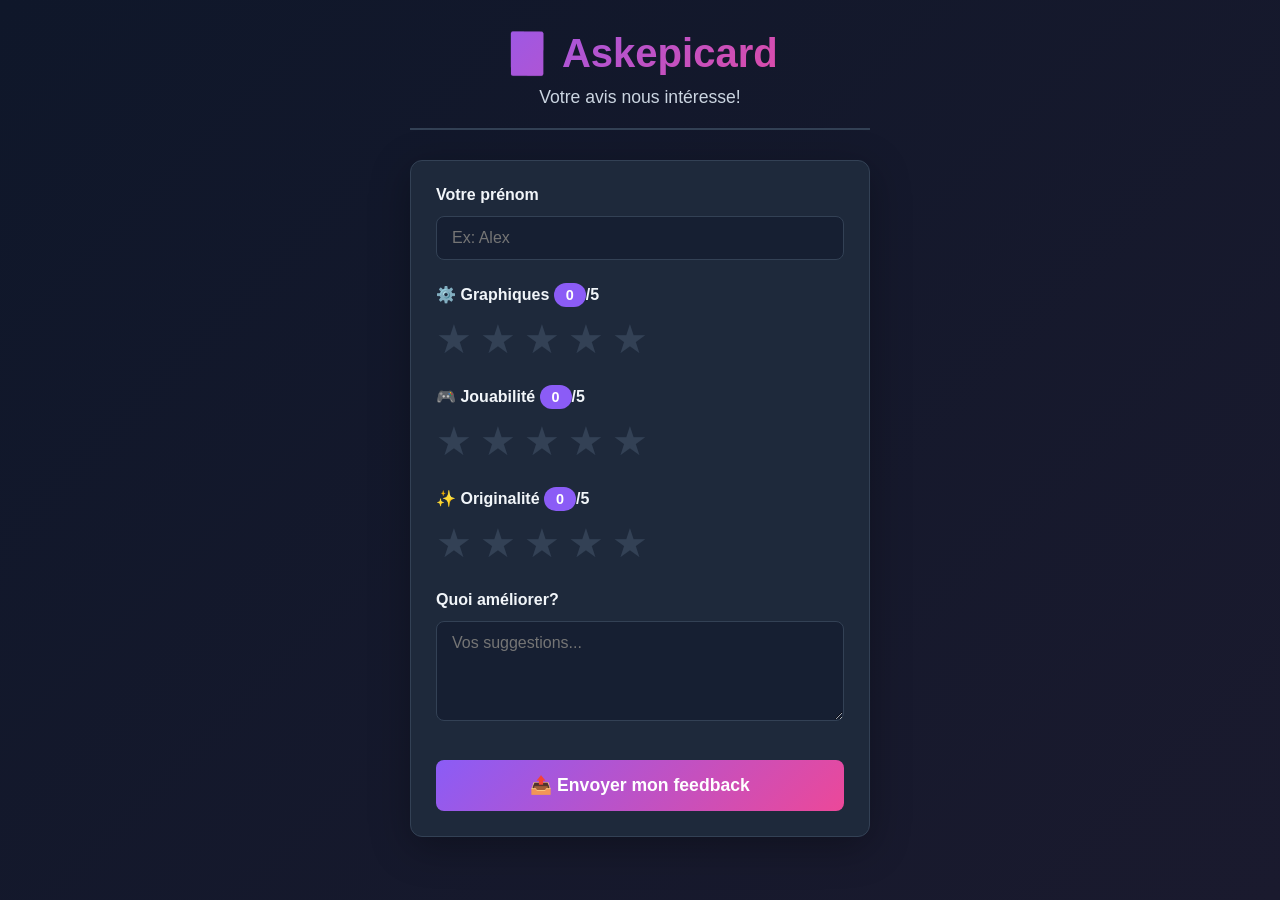
<file: index.html>
<!DOCTYPE html>
<html lang="fr">
<head>
    <meta charset="UTF-8">
    <meta name="viewport" content="width=device-width, initial-scale=1.0">
    <title>Askepicard - Feedback JPO</title>
    <link rel="stylesheet" href="styles.css">
</head>
<body>
    <div class="container">
        <div class="header">
            <h1>🎴 Askepicard</h1>
            <p class="subtitle">Votre avis nous intéresse!</p>
        </div>

        <form id="feedbackForm" class="feedback-form">
            <div class="form-group">
                <label for="name">Votre prénom</label>
                <input type="text" id="name" name="name" placeholder="Ex: Alex" required>
            </div>

            <div class="form-group">
                <label class="rating-label">
                    ⚙️ Graphiques
                    <span class="rating-value" id="graphicsValue">0</span>/5
                </label>
                <div class="star-rating" id="graphicsRating">
                    <span class="star" data-value="1">★</span>
                    <span class="star" data-value="2">★</span>
                    <span class="star" data-value="3">★</span>
                    <span class="star" data-value="4">★</span>
                    <span class="star" data-value="5">★</span>
                </div>
            </div>

            <div class="form-group">
                <label class="rating-label">
                    🎮 Jouabilité
                    <span class="rating-value" id="gameplayValue">0</span>/5
                </label>
                <div class="star-rating" id="gameplayRating">
                    <span class="star" data-value="1">★</span>
                    <span class="star" data-value="2">★</span>
                    <span class="star" data-value="3">★</span>
                    <span class="star" data-value="4">★</span>
                    <span class="star" data-value="5">★</span>
                </div>
            </div>

            <div class="form-group">
                <label class="rating-label">
                    ✨ Originalité
                    <span class="rating-value" id="originalityValue">0</span>/5
                </label>
                <div class="star-rating" id="originalityRating">
                    <span class="star" data-value="1">★</span>
                    <span class="star" data-value="2">★</span>
                    <span class="star" data-value="3">★</span>
                    <span class="star" data-value="4">★</span>
                    <span class="star" data-value="5">★</span>
                </div>
            </div>

            <div class="form-group">
                <label for="improvement">Quoi améliorer?</label>
                <textarea id="improvement" name="improvement" placeholder="Vos suggestions..." rows="4"></textarea>
            </div>

            <button type="submit" class="submit-btn">
                📤 Envoyer mon feedback
            </button>

            <div id="message" class="message"></div>
        </form>
    </div>

    <script src="script.js"></script>
</body>
</html>
</file>
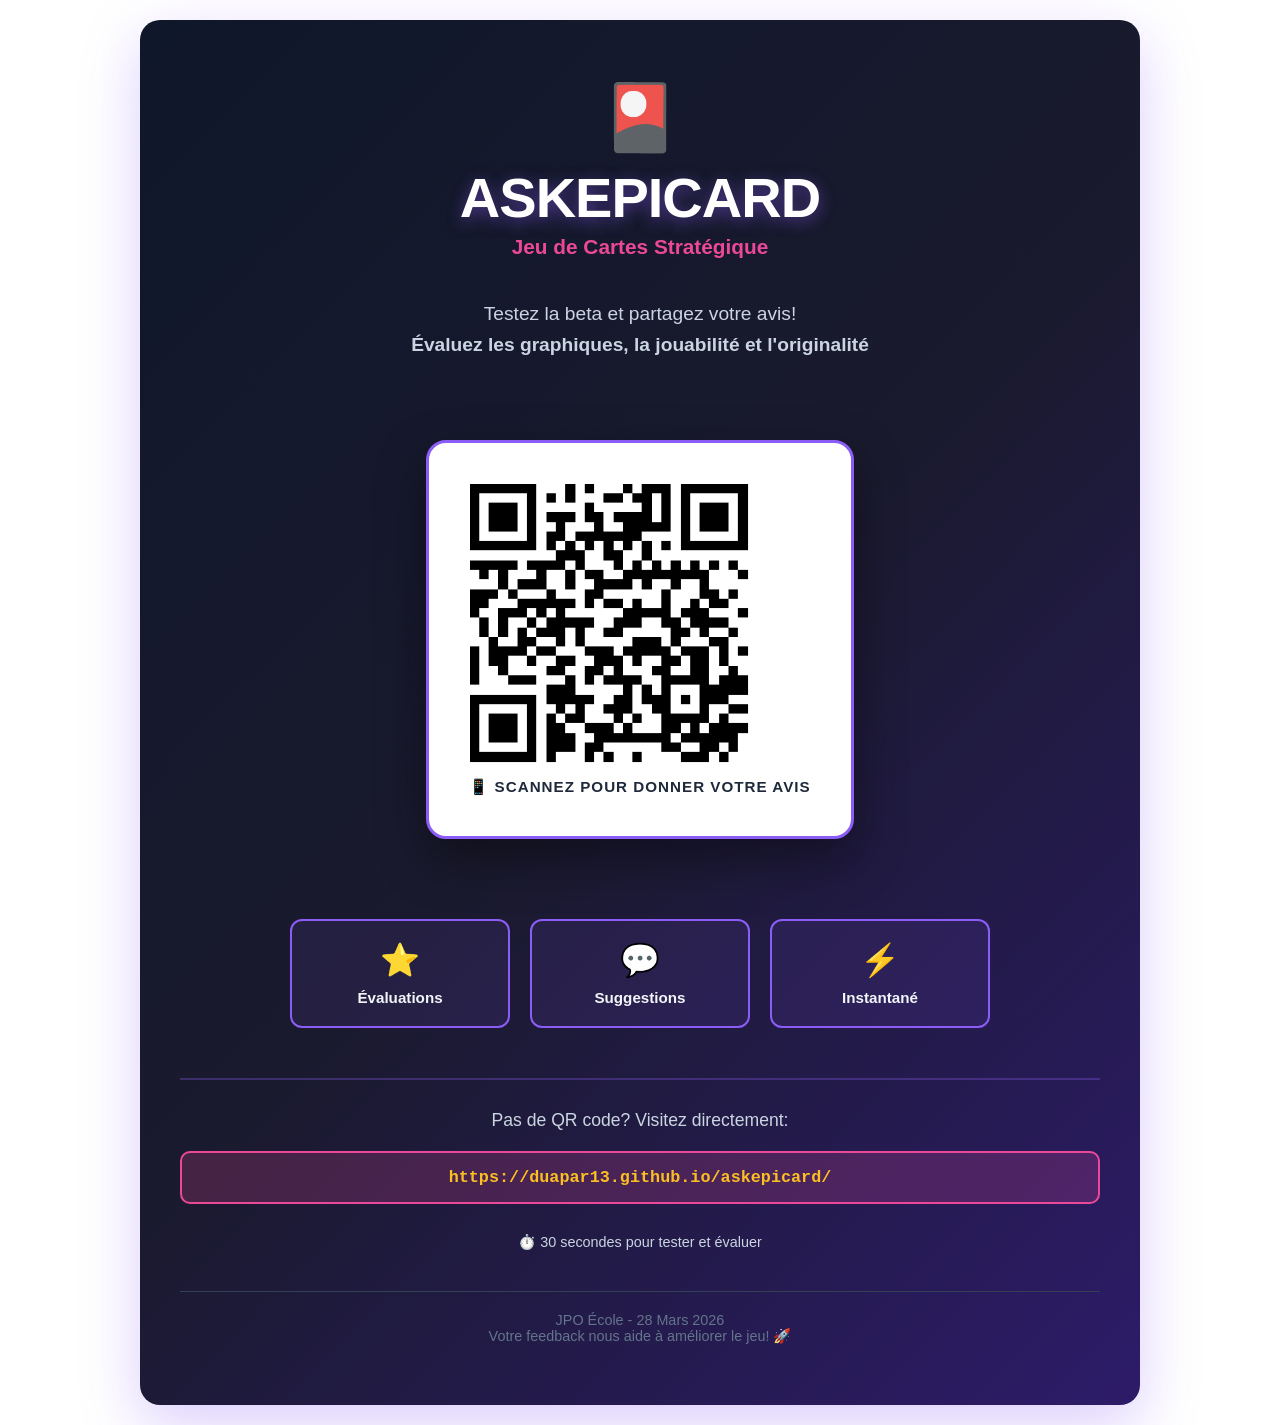
<file: affiche-qr.html>
<!DOCTYPE html>
<html lang="fr">
<head>
    <meta charset="UTF-8">
    <meta name="viewport" content="width=device-width, initial-scale=1.0">
    <title>Askepicard - Affiche QR Code JPO</title>
    <style>
        * {
            margin: 0;
            padding: 0;
            box-sizing: border-box;
        }

        @page {
            size: A4;
            margin: 0;
        }

        body {
            font-family: 'Arial', sans-serif;
            background: white;
            padding: 20px;
        }

        .poster {
            width: 100%;
            max-width: 1000px;
            margin: 0 auto;
            background: linear-gradient(135deg, #0f172a 0%, #1a1a2e 50%, #2d1b69 100%);
            border-radius: 20px;
            padding: 60px 40px;
            text-align: center;
            box-shadow: 0 20px 60px rgba(139, 92, 246, 0.3);
            position: relative;
            overflow: hidden;
        }

        .poster::before {
            content: '';
            position: absolute;
            top: -50%;
            right: -20%;
            width: 400px;
            height: 400px;
            background: radial-gradient(circle, rgba(236, 72, 153, 0.15) 0%, transparent 70%);
            border-radius: 50%;
        }

        .poster::after {
            content: '';
            position: absolute;
            bottom: -30%;
            left: -10%;
            width: 300px;
            height: 300px;
            background: radial-gradient(circle, rgba(139, 92, 246, 0.15) 0%, transparent 70%);
            border-radius: 50%;
        }

        .content {
            position: relative;
            z-index: 1;
        }

        .logo {
            font-size: 4em;
            margin-bottom: 10px;
            animation: float 3s ease-in-out infinite;
        }

        @keyframes float {
            0%, 100% { transform: translateY(0px); }
            50% { transform: translateY(-15px); }
        }

        .title {
            font-size: 3.5em;
            font-weight: bold;
            color: #ffffff;
            margin-bottom: 5px;
            text-shadow: 0 4px 15px rgba(139, 92, 246, 0.5);
            letter-spacing: -1px;
        }

        .subtitle {
            font-size: 1.3em;
            color: #ec4899;
            margin-bottom: 40px;
            font-weight: 600;
        }

        .tagline {
            font-size: 1.2em;
            color: #cbd5e1;
            margin-bottom: 50px;
            max-width: 500px;
            margin-left: auto;
            margin-right: auto;
            line-height: 1.6;
        }

        .qr-container {
            background: white;
            padding: 40px;
            border-radius: 20px;
            display: inline-block;
            margin: 30px 0;
            box-shadow: 0 20px 50px rgba(0, 0, 0, 0.4);
            border: 3px solid #8b5cf6;
        }

        .qr-container img {
            width: 280px;
            height: 280px;
            display: block;
        }

        .qr-label {
            color: #1e293b;
            font-size: 0.95em;
            font-weight: bold;
            margin-top: 15px;
            text-transform: uppercase;
            letter-spacing: 1px;
        }

        .features {
            display: grid;
            grid-template-columns: repeat(auto-fit, minmax(200px, 1fr));
            gap: 20px;
            margin-top: 50px;
            max-width: 700px;
            margin-left: auto;
            margin-right: auto;
        }

        .feature {
            background: rgba(139, 92, 246, 0.1);
            border: 2px solid #8b5cf6;
            border-radius: 12px;
            padding: 20px;
            color: #f1f5f9;
        }

        .feature-icon {
            font-size: 2em;
            margin-bottom: 10px;
        }

        .feature-text {
            font-size: 0.95em;
            font-weight: 600;
        }

        .cta-section {
            margin-top: 50px;
            padding-top: 30px;
            border-top: 2px solid rgba(139, 92, 246, 0.3);
        }

        .cta-text {
            font-size: 1.1em;
            color: #cbd5e1;
            margin-bottom: 20px;
        }

        .url {
            background: rgba(236, 72, 153, 0.2);
            border: 2px solid #ec4899;
            border-radius: 10px;
            padding: 15px 20px;
            color: #fbbf24;
            font-size: 1.05em;
            font-weight: bold;
            font-family: 'Courier New', monospace;
            margin-bottom: 30px;
            word-break: break-all;
        }

        .footer {
            font-size: 0.9em;
            color: #64748b;
            margin-top: 40px;
            padding-top: 20px;
            border-top: 1px solid #334155;
        }

        /* Responsive */
        @media (max-width: 768px) {
            .poster {
                padding: 40px 25px;
            }

            .logo {
                font-size: 3em;
            }

            .title {
                font-size: 2.5em;
            }

            .subtitle {
                font-size: 1.1em;
            }

            .tagline {
                font-size: 1em;
            }

            .qr-container {
                padding: 30px;
            }

            .qr-container img {
                width: 220px;
                height: 220px;
            }

            .features {
                grid-template-columns: 1fr;
                gap: 15px;
            }
        }

        /* Impression */
        @media print {
            body {
                padding: 0;
                margin: 0;
            }

            .poster {
                border-radius: 0;
                box-shadow: none;
                margin: 0;
            }
        }
    </style>
</head>
<body>
    <div class="poster">
        <div class="content">
            <div class="logo">🎴</div>
            <h1 class="title">ASKEPICARD</h1>
            <p class="subtitle">Jeu de Cartes Stratégique</p>

            <p class="tagline">
                Testez la beta et partagez votre avis!<br>
                <strong>Évaluez les graphiques, la jouabilité et l'originalité</strong>
            </p>

            <div class="qr-container">
                <img src="qr-code.png" alt="QR Code Askepicard Feedback">
                <div class="qr-label">📱 Scannez pour donner votre avis</div>
            </div>

            <div class="features">
                <div class="feature">
                    <div class="feature-icon">⭐</div>
                    <div class="feature-text">Évaluations</div>
                </div>
                <div class="feature">
                    <div class="feature-icon">💬</div>
                    <div class="feature-text">Suggestions</div>
                </div>
                <div class="feature">
                    <div class="feature-icon">⚡</div>
                    <div class="feature-text">Instantané</div>
                </div>
            </div>

            <div class="cta-section">
                <p class="cta-text">Pas de QR code? Visitez directement:</p>
                <div class="url">https://duapar13.github.io/askepicard/</div>
                <p style="color: #cbd5e1; font-size: 0.9em;">⏱️ 30 secondes pour tester et évaluer</p>
            </div>

            <div class="footer">
                <p>JPO École - 28 Mars 2026</p>
                <p>Votre feedback nous aide à améliorer le jeu! 🚀</p>
            </div>
        </div>
    </div>
</body>
</html>
</file>
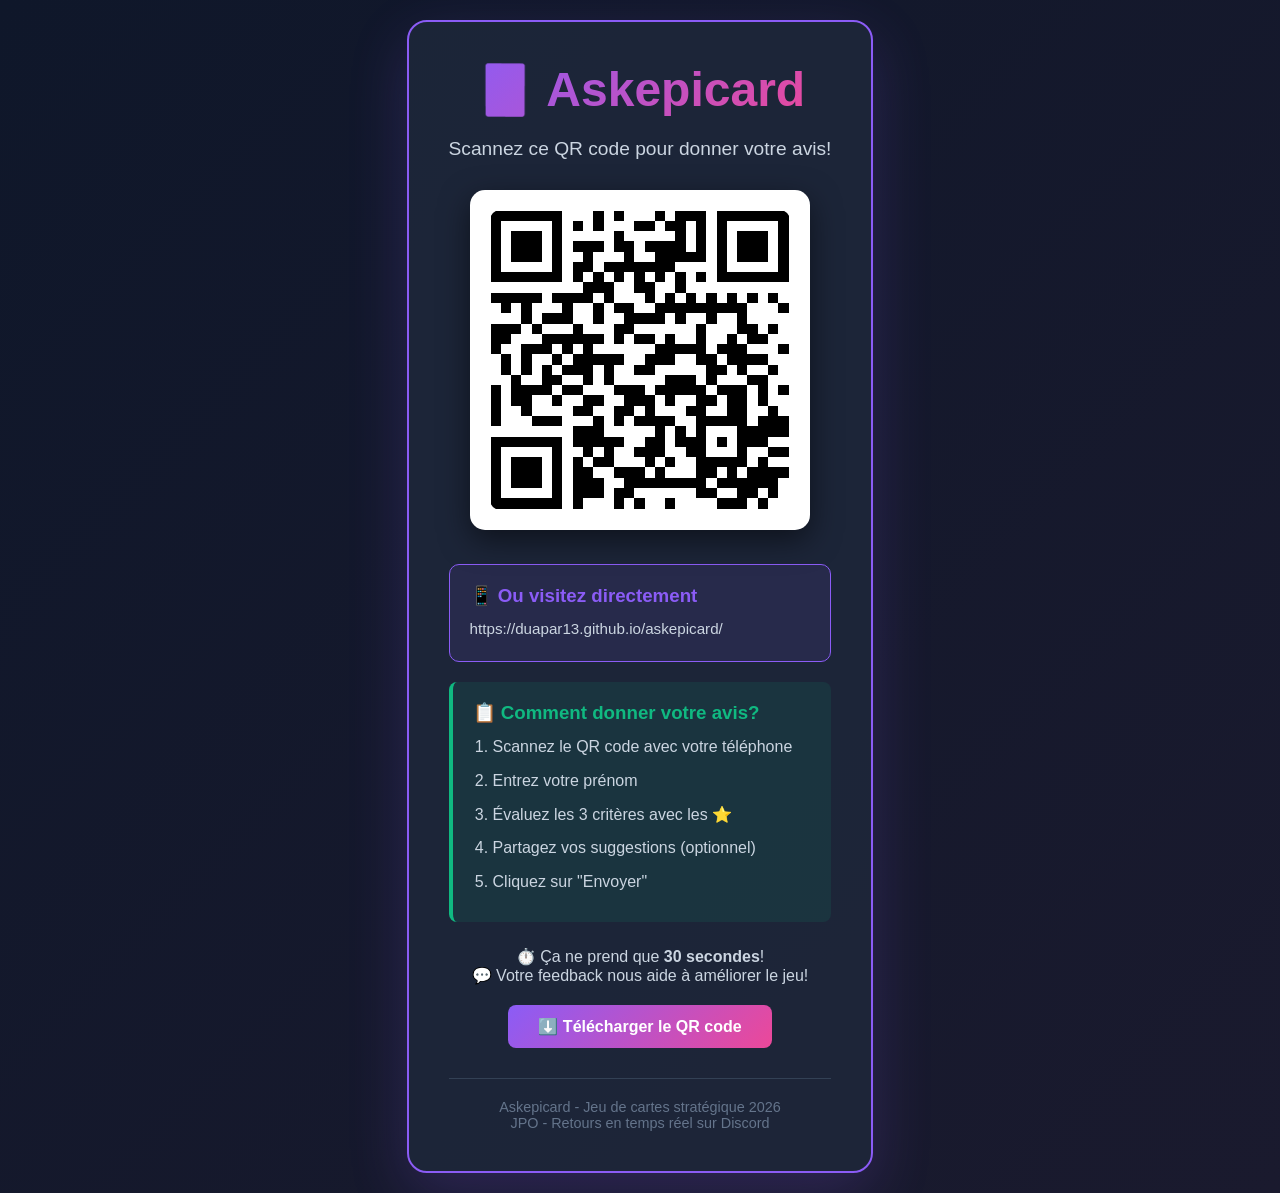
<file: qr.html>
<!DOCTYPE html>
<html lang="fr">
<head>
    <meta charset="UTF-8">
    <meta name="viewport" content="width=device-width, initial-scale=1.0">
    <title>Askepicard - QR Code</title>
    <style>
        * {
            margin: 0;
            padding: 0;
            box-sizing: border-box;
        }

        body {
            font-family: 'Segoe UI', Tahoma, Geneva, Verdana, sans-serif;
            background: linear-gradient(135deg, #0f172a 0%, #1a1a2e 100%);
            color: #f1f5f9;
            min-height: 100vh;
            display: flex;
            justify-content: center;
            align-items: center;
            padding: 20px;
        }

        .container {
            text-align: center;
            background: rgba(30, 41, 59, 0.8);
            border: 2px solid #8b5cf6;
            border-radius: 20px;
            padding: 40px;
            max-width: 500px;
            box-shadow: 0 20px 60px rgba(139, 92, 246, 0.2);
        }

        h1 {
            font-size: 3em;
            margin-bottom: 20px;
            background: linear-gradient(135deg, #8b5cf6, #ec4899);
            -webkit-background-clip: text;
            -webkit-text-fill-color: transparent;
            background-clip: text;
        }

        .subtitle {
            font-size: 1.2em;
            color: #cbd5e1;
            margin-bottom: 30px;
        }

        .qr-frame {
            background: white;
            padding: 20px;
            border-radius: 15px;
            display: inline-block;
            margin-bottom: 30px;
            box-shadow: 0 10px 30px rgba(0, 0, 0, 0.5);
        }

        .qr-frame img {
            display: block;
            width: 300px;
            height: 300px;
            border-radius: 10px;
        }

        .info {
            background: rgba(139, 92, 246, 0.1);
            border: 1px solid #8b5cf6;
            border-radius: 10px;
            padding: 20px;
            margin-bottom: 20px;
            text-align: left;
        }

        .info h3 {
            color: #8b5cf6;
            margin-bottom: 10px;
        }

        .info p {
            color: #cbd5e1;
            line-height: 1.6;
            font-size: 0.95em;
        }

        .instructions {
            background: rgba(16, 185, 129, 0.1);
            border-left: 4px solid #10b981;
            padding: 20px;
            text-align: left;
            margin-top: 20px;
            border-radius: 8px;
        }

        .instructions h3 {
            color: #10b981;
            margin-bottom: 10px;
        }

        .instructions ol {
            margin-left: 20px;
            color: #cbd5e1;
        }

        .instructions li {
            margin-bottom: 8px;
            line-height: 1.6;
        }

        .button-download {
            display: inline-block;
            margin-top: 20px;
            padding: 12px 30px;
            background: linear-gradient(135deg, #8b5cf6, #ec4899);
            color: white;
            text-decoration: none;
            border-radius: 8px;
            font-weight: bold;
            transition: all 0.3s ease;
        }

        .button-download:hover {
            transform: translateY(-2px);
            box-shadow: 0 10px 25px rgba(139, 92, 246, 0.4);
        }

        .footer {
            margin-top: 30px;
            padding-top: 20px;
            border-top: 1px solid #334155;
            color: #64748b;
            font-size: 0.9em;
        }

        @media (max-width: 600px) {
            .container {
                padding: 25px;
            }

            h1 {
                font-size: 2.2em;
            }

            .qr-frame img {
                width: 250px;
                height: 250px;
            }
        }
    </style>
</head>
<body>
    <div class="container">
        <h1>🎴 Askepicard</h1>
        <p class="subtitle">Scannez ce QR code pour donner votre avis!</p>

        <div class="qr-frame">
            <img src="qr-code.png" alt="QR Code pour le feedback">
        </div>

        <div class="info">
            <h3>📱 Ou visitez directement</h3>
            <p>https://duapar13.github.io/askepicard/</p>
        </div>

        <div class="instructions">
            <h3>📋 Comment donner votre avis?</h3>
            <ol>
                <li>Scannez le QR code avec votre téléphone</li>
                <li>Entrez votre prénom</li>
                <li>Évaluez les 3 critères avec les ⭐</li>
                <li>Partagez vos suggestions (optionnel)</li>
                <li>Cliquez sur "Envoyer"</li>
            </ol>
        </div>

        <p style="margin-top: 25px; color: #cbd5e1;">
            ⏱️ Ça ne prend que <strong>30 secondes</strong>!<br>
            💬 Votre feedback nous aide à améliorer le jeu!
        </p>

        <a href="qr-code.png" download class="button-download">
            ⬇️ Télécharger le QR code
        </a>

        <div class="footer">
            <p>Askepicard - Jeu de cartes stratégique 2026</p>
            <p>JPO - Retours en temps réel sur Discord</p>
        </div>
    </div>
</body>
</html>
</file>
<file: styles.css>
* {
    margin: 0;
    padding: 0;
    box-sizing: border-box;
}

:root {
    --primary-color: #8b5cf6;
    --secondary-color: #ec4899;
    --success-color: #10b981;
    --error-color: #ef4444;
    --bg-color: #0f172a;
    --card-bg: #1e293b;
    --text-color: #f1f5f9;
    --text-muted: #cbd5e1;
    --border-color: #334155;
}

body {
    font-family: 'Segoe UI', Tahoma, Geneva, Verdana, sans-serif;
    background: linear-gradient(135deg, var(--bg-color) 0%, #1a1a2e 100%);
    color: var(--text-color);
    min-height: 100vh;
    padding: 10px;
}

.container {
    max-width: 500px;
    margin: 0 auto;
    padding: 20px;
}

.header {
    text-align: center;
    margin-bottom: 30px;
    padding-bottom: 20px;
    border-bottom: 2px solid var(--border-color);
}

.header h1 {
    font-size: 2.5em;
    margin-bottom: 10px;
    background: linear-gradient(135deg, var(--primary-color), var(--secondary-color));
    -webkit-background-clip: text;
    -webkit-text-fill-color: transparent;
    background-clip: text;
}

.subtitle {
    color: var(--text-muted);
    font-size: 1.1em;
}

.feedback-form {
    background: var(--card-bg);
    border: 1px solid var(--border-color);
    border-radius: 12px;
    padding: 25px;
    box-shadow: 0 10px 40px rgba(0, 0, 0, 0.3);
}

.form-group {
    margin-bottom: 25px;
}

.form-group label {
    display: block;
    margin-bottom: 12px;
    font-weight: 600;
    color: var(--text-color);
    font-size: 1em;
}

.rating-label {
    display: flex;
    justify-content: space-between;
    align-items: center;
}

.rating-value {
    background: var(--primary-color);
    color: white;
    padding: 4px 12px;
    border-radius: 20px;
    font-size: 0.9em;
    font-weight: bold;
}

.star-rating {
    display: flex;
    gap: 8px;
    margin-bottom: 15px;
}

.star {
    font-size: 2.5em;
    cursor: pointer;
    color: var(--border-color);
    transition: all 0.2s ease;
    user-select: none;
}

.star:hover,
.star.active {
    color: var(--secondary-color);
    transform: scale(1.2);
    text-shadow: 0 0 10px rgba(236, 72, 153, 0.5);
}

input[type="text"],
textarea {
    width: 100%;
    padding: 12px 15px;
    border: 1px solid var(--border-color);
    border-radius: 8px;
    background: rgba(15, 23, 42, 0.5);
    color: var(--text-color);
    font-family: inherit;
    font-size: 1em;
    transition: border-color 0.3s ease;
}

input[type="text"]:focus,
textarea:focus {
    outline: none;
    border-color: var(--primary-color);
    box-shadow: 0 0 0 3px rgba(139, 92, 246, 0.1);
}

textarea {
    resize: vertical;
    min-height: 100px;
}

.submit-btn {
    width: 100%;
    padding: 15px;
    background: linear-gradient(135deg, var(--primary-color), var(--secondary-color));
    color: white;
    border: none;
    border-radius: 8px;
    font-size: 1.1em;
    font-weight: 600;
    cursor: pointer;
    transition: all 0.3s ease;
    margin-top: 10px;
}

.submit-btn:hover {
    transform: translateY(-2px);
    box-shadow: 0 10px 25px rgba(139, 92, 246, 0.4);
}

.submit-btn:active {
    transform: translateY(0);
}

.submit-btn:disabled {
    opacity: 0.6;
    cursor: not-allowed;
    transform: none;
}

.message {
    margin-top: 15px;
    padding: 12px 15px;
    border-radius: 8px;
    text-align: center;
    font-weight: 500;
    display: none;
}

.message.success {
    display: block;
    background: rgba(16, 185, 129, 0.2);
    color: var(--success-color);
    border: 1px solid var(--success-color);
}

.message.error {
    display: block;
    background: rgba(239, 68, 68, 0.2);
    color: var(--error-color);
    border: 1px solid var(--error-color);
}

/* Responsive adjustments */
@media (max-width: 480px) {
    .container {
        padding: 10px;
    }

    .feedback-form {
        padding: 20px;
    }

    .header h1 {
        font-size: 2em;
    }

    .star {
        font-size: 2em;
    }
}
</file>
